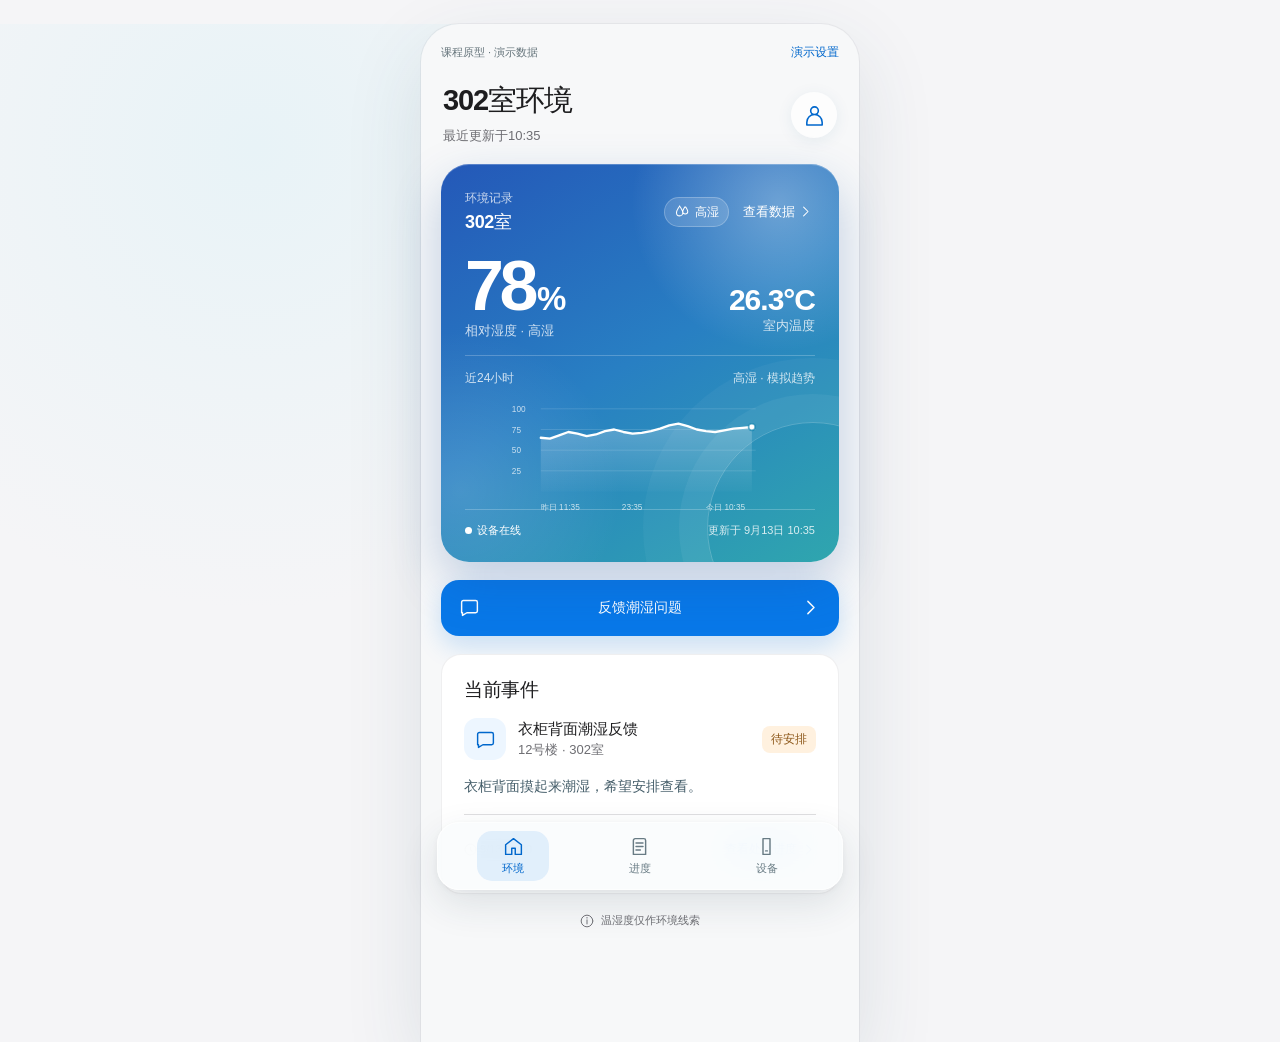
<file: index.html>
<!doctype html>
<html lang="zh-CN"><head><meta charset="utf-8"><meta name="viewport" content="width=device-width,initial-scale=1"><meta name="theme-color" content="#F5F5F7"><title>宿舍环境与维护 · 学生端</title><link rel="stylesheet" href="style.css"><link rel="stylesheet" href="style-v13.css"><script type="module" src="app.mjs"></script></head><body data-role="student"><a class="skip" href="#main">跳到主要内容</a><div id="app"></div><div id="toast" role="status" aria-live="polite"></div><dialog id="dialog"></dialog></body></html>
</file>
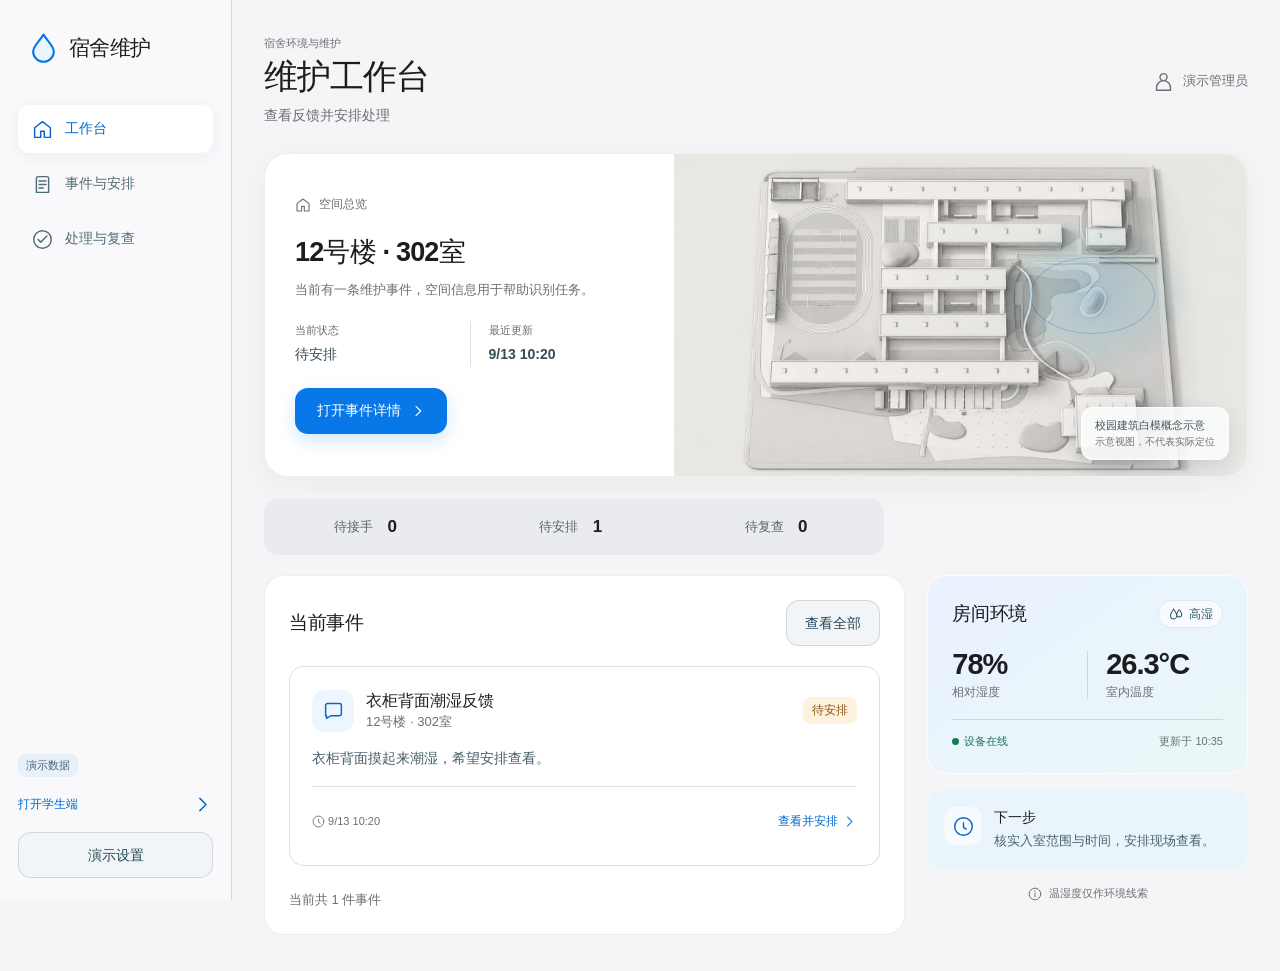
<file: admin.html>
<!doctype html>
<html lang="zh-CN"><head><meta charset="utf-8"><meta name="viewport" content="width=device-width,initial-scale=1"><meta name="theme-color" content="#F5F5F7"><title>宿舍环境与维护 · 管理端</title><link rel="stylesheet" href="style.css"><link rel="stylesheet" href="style-v13.css"><script type="module" src="app.mjs"></script></head><body data-role="admin"><a class="skip" href="#main">跳到主要内容</a><div id="app"></div><div id="toast" role="status" aria-live="polite"></div><dialog id="dialog"></dialog></body></html>
</file>
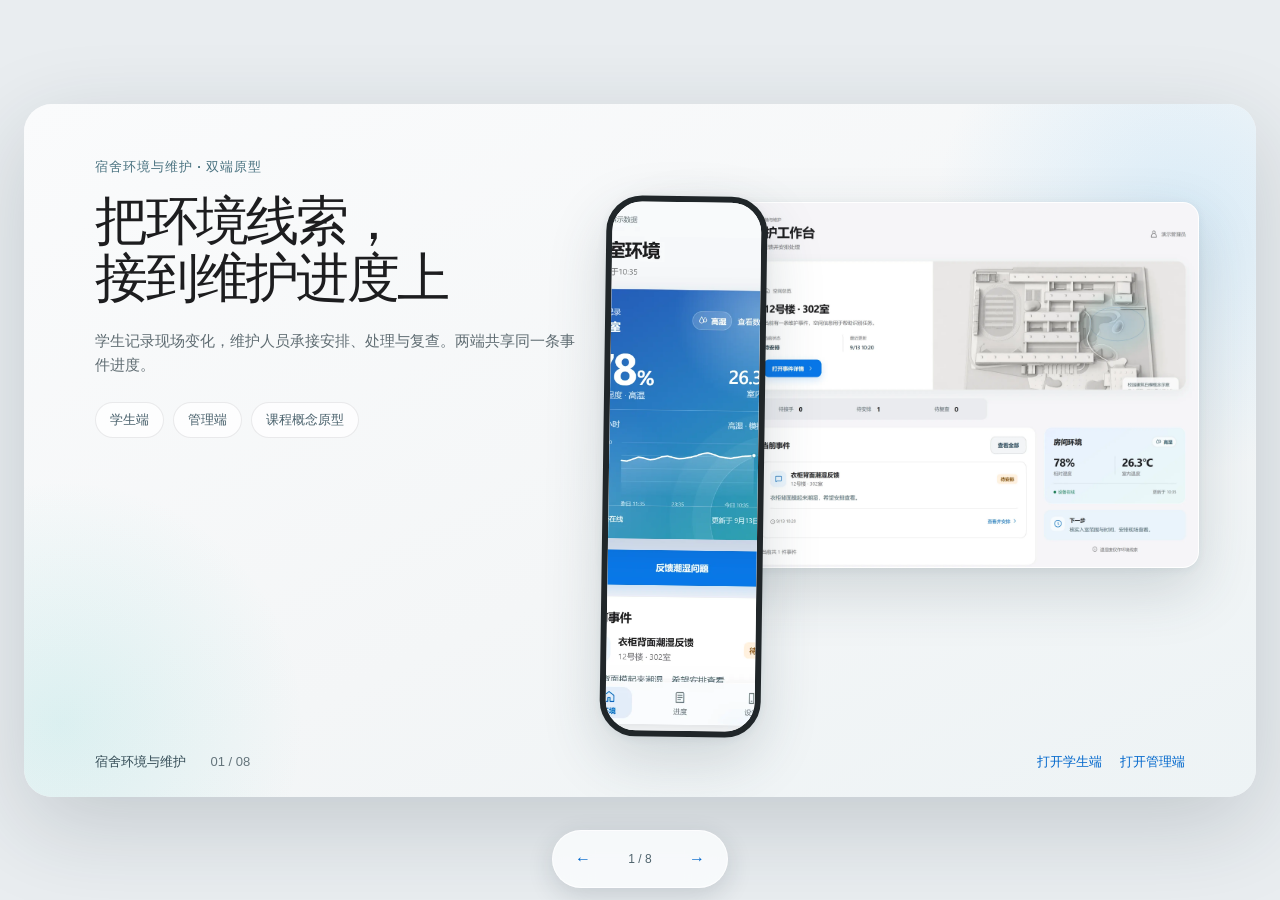
<file: showcase.html>
<!doctype html>
<html lang="zh-CN"><head><meta charset="utf-8"><meta name="viewport" content="width=device-width,initial-scale=1"><meta name="theme-color" content="#F5F5F7"><meta name="description" content="宿舍环境与维护双端产品介绍：查看环境、反馈情况、安排维护与复查闭环。"><title>宿舍环境与维护 · 产品介绍</title><link rel="stylesheet" href="showcase.css"><script type="module" src="showcase.mjs"></script></head><body><a class="skip" href="#scene">跳到场景内容</a><p class="orientation-hint">横屏查看更清楚</p><main class="showcase-frame" id="scene" tabindex="-1" aria-live="polite"></main><nav class="viewer-controls" aria-label="场景切换"><button type="button" data-go="prev" aria-label="上一页">←</button><span id="scene-count">1 / 8</span><button type="button" data-go="next" aria-label="下一页">→</button></nav><noscript>请启用 JavaScript 查看产品介绍。</noscript></body></html>
</file>
<file: style.css>
:root{--canvas:#f5f5f7;--surface:#fff;--surface-soft:#f2f4f6;--ink:#1d1d1f;--muted:#6e6e73;--blue:#0878e8;--blue-dark:#0067cc;--aqua:#21bebb;--building:#ecebe7;--space-canvas:#eef1f3;--space-accent:#69bdf4;--building-shadow:rgba(63,72,82,.14);--line:rgba(60,60,67,.16);--success:#187a52;--warning:#9a5b16;--danger:#a7352f;--shadow-float:0 14px 38px rgba(31,58,76,.12),0 2px 8px rgba(31,58,76,.05);--shadow-soft:0 8px 28px rgba(31,58,76,.07);font-family:-apple-system,BlinkMacSystemFont,"Segoe UI","PingFang SC","Microsoft YaHei",sans-serif;color:var(--ink);background:var(--canvas);font-synthesis:none}
*{box-sizing:border-box}html{background:var(--canvas)}body{margin:0;background:var(--canvas);color:var(--ink);font-size:16px}button,input,textarea,select{font:inherit}button,a,input,select,textarea{-webkit-tap-highlight-color:transparent}button,a{touch-action:manipulation}button{cursor:pointer;border:0}a{color:var(--blue-dark);text-decoration:none}h1,h2,h3,p{margin:0}h1{font-size:30px;line-height:1.17;letter-spacing:-1.1px;font-weight:700}h2{font-size:19px;line-height:1.35;letter-spacing:-.35px}h3{font-size:16px;line-height:1.45}p{line-height:1.65}svg{display:block}.icon{width:21px;height:21px;flex-shrink:0;display:inline-block;vertical-align:middle}.small{font-size:13px;line-height:1.55;color:var(--muted)}.muted{color:var(--muted)}button:disabled{opacity:.42;cursor:not-allowed}:focus-visible{outline:3px solid rgba(0,103,204,.8);outline-offset:3px}main:focus:not(:focus-visible){outline:none}button,a{transition:background-color .16s ease,color .16s ease,box-shadow .16s ease,opacity .16s ease}button:active,.primary:active{opacity:.78}
.panel{padding:24px;border-radius:20px;background:var(--surface);border:1px solid rgba(60,60,67,.08);min-width:0}.section-top{display:flex;align-items:center;justify-content:space-between;gap:16px;margin-bottom:20px}.section-top h2{flex:1}.page-head{display:flex;align-items:center;justify-content:space-between;gap:16px;margin-bottom:24px}.page-head p{margin-top:7px;font-size:14px;color:var(--muted)}.eyebrow{font-size:12px;color:var(--muted);margin-bottom:7px}.avatar{width:46px;height:46px;border-radius:50%;color:var(--blue-dark);background:rgba(255,255,255,.74);box-shadow:0 3px 16px rgba(28,90,130,.08);flex-shrink:0}.avatar .icon{width:23px;height:23px}.demo-label{display:inline-flex;width:fit-content;padding:4px 8px;border-radius:7px;background:rgba(8,120,232,.07);color:#49636f;font-size:11px}
.student-shell{width:100%;max-width:438px;min-height:100dvh;margin:auto;padding:0 20px 112px;background:linear-gradient(180deg,#f7f9fa 0,var(--canvas) 45%)}.mobile-topline{height:56px;display:flex;align-items:center;justify-content:space-between}.mobile-topline .demo-label{padding:0;background:transparent;color:#65747b}.mobile-topline .text-button{font-size:12px}.student-shell main{display:grid;gap:18px}.student-shell .page-head{margin:4px 2px 0}.student-shell .page-head .eyebrow{display:none}.student-shell h1{font-size:29px}.student-shell .page-head p{font-size:13px}
.environment-hero{position:relative;isolation:isolate;overflow:hidden;min-height:375px;padding:24px;border-radius:28px;color:#fff;background:linear-gradient(150deg,#398fe3 0%,#3da9da 48%,#52c6c4 100%);box-shadow:0 20px 48px rgba(25,113,171,.22),inset 0 1px 0 rgba(255,255,255,.28)}.air-glow{position:absolute;z-index:-1;inset:0;pointer-events:none;background:radial-gradient(circle at 85% 10%,rgba(255,255,255,.34),transparent 30%),radial-gradient(circle at 5% 82%,rgba(215,255,255,.2),transparent 32%)}.air-glow:after{content:"";position:absolute;width:210px;height:210px;right:-80px;bottom:-72px;border:1px solid rgba(255,255,255,.22);border-radius:50%;box-shadow:0 0 0 28px rgba(255,255,255,.05),0 0 0 64px rgba(255,255,255,.035)}.hero-top,.hero-readings,.device-line{display:flex;align-items:center;justify-content:space-between;gap:12px}.hero-top h2{font-size:18px;margin-top:3px;color:#fff}.hero-label{font-size:12px;color:rgba(255,255,255,.76)}.hero-data-link{display:inline-flex;align-items:center;gap:3px;min-height:44px;padding:0 2px;background:transparent;color:#fff;font-size:13px}.hero-data-link .icon{width:15px;height:15px}.hero-readings{align-items:flex-end;margin-top:16px}.hero-readings>div>span,.hero-temperature span{display:block;margin-top:1px;color:rgba(255,255,255,.78);font-size:13px}.humidity{font-size:70px;line-height:1;font-weight:650;letter-spacing:-4.5px;font-variant-numeric:tabular-nums}.humidity span{display:inline;font-size:33px;letter-spacing:-1.5px;margin-left:3px}.hero-temperature{text-align:right;padding-bottom:5px}.hero-temperature strong{display:block;font-size:30px;line-height:1.1;letter-spacing:-1px;font-weight:600;font-variant-numeric:tabular-nums}.hero-trend{margin-top:15px;padding-top:14px;border-top:1px solid rgba(255,255,255,.22)}.chart-caption{display:flex;justify-content:space-between;gap:12px;margin-bottom:2px;color:var(--muted);font-size:12px}.hero-trend .chart-caption{color:rgba(255,255,255,.78)}.trend-graphic{width:100%;height:auto;overflow:visible}.trend-graphic text{font-size:10px;fill:var(--muted)}.trend-graphic .chart-grid{stroke:#e5e7eb}.trend-graphic .chart-line{stroke:var(--blue)}.trend-graphic .chart-point{fill:var(--blue);stroke:#fff}.hero-graph{height:124px;margin-bottom:-4px}.hero-graph text{fill:rgba(255,255,255,.74)}.hero-graph .chart-grid{stroke:rgba(255,255,255,.16)}.hero-graph .chart-line{stroke:#fff}.hero-graph .chart-point{fill:#fff;stroke:rgba(14,129,174,.65)}.environment-hero>.device-line{padding-top:13px;border-top:1px solid rgba(255,255,255,.22);font-size:11px;color:rgba(255,255,255,.82)}.environment-hero .online,.environment-hero .offline,.environment-hero .muted{color:#fff}.online{color:var(--success)}.offline{color:var(--warning)}.device-line i{display:inline-block;width:7px;height:7px;margin-right:5px;border-radius:50%;background:currentColor}.hero-notice{margin-top:10px;padding:10px 12px;border-radius:12px;background:rgba(10,57,91,.22);font-size:12px;color:#fff}.hero-empty{display:grid;place-items:center;height:116px;color:rgba(255,255,255,.82);font-size:13px}
.primary,.secondary{min-height:46px;display:inline-flex;align-items:center;justify-content:center;gap:9px;padding:11px 18px;border-radius:13px;font-size:14px;font-weight:600;line-height:1.5;text-align:center}.primary{color:#fff;background:var(--blue);box-shadow:0 7px 18px rgba(8,120,232,.18)}.primary:hover{color:#fff;background:var(--blue-dark)}.secondary{color:#274657;background:#f2f5f7;border:1px solid var(--line)}.text-button{min-height:44px;display:inline-flex;align-items:center;justify-content:center;gap:4px;padding:3px 0;color:var(--blue-dark);background:transparent;font-size:13px;font-weight:500}.text-button .icon{width:16px;height:16px}.full{width:100%}.feedback-cta{min-height:56px;justify-content:space-between;border-radius:18px;box-shadow:0 10px 26px rgba(8,120,232,.2)}.feedback-cta>.icon:first-child{margin-right:0}
.current-event{padding:22px}.current-event .section-top{margin-bottom:16px}.event-card{min-width:0}.event-heading{display:flex;align-items:center;gap:12px}.event-heading>div{flex:1;min-width:0}.event-heading h3{font-size:15px;overflow-wrap:anywhere}.icon-tile{display:flex;align-items:center;justify-content:center;width:42px;height:42px;border-radius:13px;color:var(--blue-dark);background:#edf6ff;flex-shrink:0}.badge{display:inline-flex;align-items:center;width:fit-content;white-space:nowrap;padding:5px 9px;border-radius:8px;font-size:12px;font-weight:550;background:#ebf3fb;color:#245f97}.badge.pending{background:#fff1df;color:#8b5516}.badge.review{background:#e8f5f0;color:#236c58}.badge.closed{background:#edf0f2;color:#4e606a}.badge.working,.badge.scheduled{background:#eaf3ff;color:#235e9e}.event-description{margin-top:15px;color:#445d69;font-size:14px;line-height:1.7;overflow-wrap:anywhere}.event-bottom{display:flex;align-items:center;flex-wrap:wrap;gap:4px;margin-top:15px;padding-top:12px;border-top:1px solid var(--line)}.event-bottom>.small{flex:1;font-size:11px}.event-bottom>.small>.icon{width:13px;height:13px}.event-bottom>.icon{width:15px;height:15px;color:var(--blue-dark)}.event-bottom .text-button{font-size:12px}.footnote{display:flex;align-items:center;justify-content:center;gap:7px;color:var(--muted);font-size:11px;line-height:1.6}.footnote>.icon{width:14px;height:14px}
.bottom-nav{position:fixed;bottom:10px;left:50%;transform:translateX(-50%);width:min(406px,calc(100% - 24px));display:flex;justify-content:space-around;padding:8px max(12px,env(safe-area-inset-right)) max(8px,env(safe-area-inset-bottom)) max(12px,env(safe-area-inset-left));border:1px solid rgba(255,255,255,.7);border-radius:22px;background:rgba(250,252,253,.84);box-shadow:var(--shadow-float);backdrop-filter:blur(18px) saturate(150%);-webkit-backdrop-filter:blur(18px) saturate(150%);z-index:10}.bottom-nav>a,.bottom-nav>button{display:flex;flex-direction:column;align-items:center;justify-content:center;gap:4px;min-height:50px;min-width:72px;border-radius:15px;background:transparent;color:#687b84;font-size:11px}.bottom-nav .active{color:var(--blue-dark);background:rgba(8,120,232,.1);font-weight:600}.bottom-nav .icon{width:21px;height:21px}
.form-stack{display:grid;gap:20px}.grouped-form{padding:0;overflow:hidden}.grouped-form>.form-error,.grouped-form>.room-label,.grouped-form>.primary,.grouped-form>.privacy-note{margin-left:22px;margin-right:22px}.grouped-form>.room-label{margin-top:22px}.grouped-form>.primary{width:calc(100% - 44px);margin-top:22px}.form-group{display:grid;gap:18px;padding:24px 22px;border-top:1px solid var(--line)}.form-group:first-of-type{margin-top:22px}.form-group h2{font-size:17px}.field{display:block;color:#243b45;font-size:14px;font-weight:600;line-height:1.55}.field input,.field select,.field textarea{display:block;width:100%;min-height:48px;margin-top:8px;padding:13px 14px;border:1px solid rgba(60,60,67,.24);border-radius:11px;background:#f8f9fa;color:var(--ink);font-size:16px;outline-offset:2px}.field textarea{min-height:112px;resize:vertical;line-height:1.55}.field .small{font-weight:400}.field input[type=file]{font-size:12px;padding:10px}.required{color:var(--danger)}.check-row{display:flex;align-items:flex-start;gap:11px;font-size:14px;line-height:1.6}.check-row input{width:21px;height:21px;flex-shrink:0;accent-color:var(--blue);margin:1px 0}.room-label{display:flex;align-items:center;gap:10px;padding:13px 14px;border-radius:12px;background:#f0f6fa;color:#36515e;font-size:14px}.notice{padding:14px 15px;border-radius:13px;background:#eef4f7;color:#435d68;font-size:13px;line-height:1.65;overflow-wrap:anywhere}.notice .icon{width:17px;height:17px;margin-right:6px}.privacy-note{padding:18px 0 22px;color:var(--muted);font-size:12px;text-align:center}.form-error{color:var(--danger);font-size:14px}.form-error:empty{display:none}.status-card>p{margin:14px 0;overflow-wrap:anywhere}.status-card .notice{margin-top:16px}.progress-next{margin:18px 0 0}.timeline{list-style:none;padding:0;margin:20px 0 0}.timeline li{position:relative;margin-left:7px;padding:0 0 23px 23px;border-left:1px solid #d3dfe5}.timeline li:last-child{padding-bottom:0;border-left-color:transparent}.timeline-dot{position:absolute;left:-5px;top:5px;width:9px;height:9px;border:2px solid #fff;border-radius:50%;background:#c4d7e1;box-shadow:0 0 0 1px #c4d7e1}.timeline .latest .timeline-dot{background:var(--blue);box-shadow:0 0 0 4px #e3f1ff}.timeline p{margin-top:6px;font-size:14px;line-height:1.7;overflow-wrap:anywhere;white-space:pre-wrap}.timeline .small{font-size:11px}.history-panel .section-top{margin-bottom:0}.history-details{margin-top:18px;padding-top:4px;border-top:1px solid var(--line)}.history-details>.timeline{padding:4px 0 0}.button-row{display:flex;gap:10px;flex-wrap:wrap}.button-row>*{flex:1}.attachment{display:block;width:100%;max-height:300px;object-fit:contain;margin:10px 0;border-radius:12px;background:#eef2f4}.empty-state{text-align:center;padding:42px 10px}.empty-state>.icon{width:38px;height:38px;margin-bottom:16px;color:#8baab9}.empty-state p{margin:11px 0 20px;color:var(--muted);font-size:14px}.empty-inline{padding:32px;text-align:center;color:var(--muted)}.spaced-title{margin-top:28px}details{margin-top:16px;font-size:14px}summary{min-height:44px;padding:12px 0;color:var(--blue-dark);cursor:pointer}details p{margin:10px 0}.quote{margin:0 0 20px;padding:18px 0;color:#36515e;font-size:16px;white-space:pre-wrap;overflow-wrap:anywhere}dl{display:grid;grid-template-columns:100px 1fr;gap:16px;margin:20px 0;font-size:14px;line-height:1.65}dt{color:var(--muted)}dd{margin:0;overflow-wrap:anywhere;white-space:pre-wrap}
.admin-shell{display:grid;grid-template-columns:232px 1fr;min-height:100dvh;background:var(--canvas)}.sidebar{position:sticky;top:0;height:100dvh;display:flex;flex-direction:column;padding:32px 18px 22px;border-right:1px solid var(--line);background:rgba(250,250,252,.88);backdrop-filter:blur(20px);-webkit-backdrop-filter:blur(20px)}.brand{display:flex;align-items:center;gap:10px;padding:0 10px;color:var(--ink);font-size:21px;font-weight:700;letter-spacing:-.6px}.brand>.icon{width:31px;height:31px;color:var(--blue);fill:#eaf5ff}.sidebar nav{display:grid;gap:7px;margin-top:42px}.sidebar nav a{display:flex;align-items:center;gap:12px;min-height:48px;padding:11px 14px;border-radius:12px;color:#536b76;font-size:14px}.sidebar nav .active{background:#fff;color:var(--blue-dark);box-shadow:0 3px 14px rgba(28,69,91,.07);font-weight:600}.sidebar-bottom{display:grid;gap:17px;margin-top:auto}.sidebar-bottom>a{display:flex;align-items:center;justify-content:space-between;font-size:12px}.admin-shell .page-area{min-width:0;padding:36px 40px 32px}.admin-shell .page-head{margin-bottom:26px}.admin-shell h1{font-size:34px}.admin-shell .eyebrow{font-size:11px;margin-bottom:6px}.admin-identity{display:flex;align-items:center;gap:9px;color:var(--muted);font-size:13px}
.queue-tabs{width:min(620px,100%);display:grid;grid-template-columns:repeat(3,1fr);gap:4px;margin-bottom:20px;padding:4px;border-radius:14px;background:#e9ebee}.queue{min-height:48px;display:flex;align-items:center;justify-content:center;gap:8px;padding:8px 14px;border-radius:11px;background:transparent;color:#59676e;font-size:13px}.queue .icon-tile{display:none}.queue strong{min-width:22px;color:var(--ink);font-size:17px;font-weight:650;font-variant-numeric:tabular-nums}.queue.selected{background:#fff;color:var(--blue-dark);box-shadow:0 2px 8px rgba(25,50,67,.1);font-weight:600}.work-grid{display:grid;grid-template-columns:minmax(0,1.65fr) minmax(330px,.75fr);gap:20px;align-items:start}.work-list{display:flex;flex-direction:column}.work-list .event-card{padding:22px;border:1px solid var(--line);border-radius:15px;background:#fff}.work-list .event-heading h3{font-size:16px}.list-tail{margin-top:24px;padding:0;text-align:left;color:var(--muted)}.context{display:grid;gap:16px;align-content:start;min-width:0}.compact .section-top{margin-bottom:18px}.admin-shell .environment.compact{background:linear-gradient(145deg,#edf7ff 0%,#f4fbfa 100%);border-color:rgba(255,255,255,.78)}.compact-readings{display:grid;grid-template-columns:1fr 1px 1fr;align-items:center;gap:18px;padding:2px 0 18px}.compact-readings>i{display:block;width:1px;height:48px;background:var(--line)}.compact-readings>div{display:grid;gap:3px}.compact-readings strong{font-size:29px;letter-spacing:-1px;font-weight:650;font-variant-numeric:tabular-nums}.compact-readings span{color:var(--muted);font-size:12px}.compact .device-line{padding-top:14px;border-top:1px solid var(--line);color:var(--muted);font-size:11px}.trend .section-top{margin-bottom:5px}.trend .trend-graphic{margin-top:2px}.next-step{display:flex;gap:12px;padding:17px;border-radius:16px;background:#eaf4fb}.next-step p{margin-top:3px;color:#4a6470;font-size:13px}.next-step h3{font-size:14px}.next-step .icon-tile{width:38px;height:38px;border-radius:12px;background:rgba(255,255,255,.65)}.detail-grid{display:grid;grid-template-columns:minmax(0,1.25fr) minmax(320px,.75fr);gap:20px;align-items:start}.detail-grid>.context{position:sticky;top:24px}.feedback-title{margin-top:24px;font-size:23px}.context>.panel>p{margin-top:12px}
.campus-overview{display:grid;grid-template-columns:minmax(330px,.78fr) minmax(470px,1.22fr);min-height:304px;margin-bottom:22px;overflow:hidden;border:1px solid rgba(60,60,67,.08);border-radius:24px;background:var(--surface);box-shadow:0 9px 30px rgba(42,64,78,.055)}.campus-copy{display:flex;flex-direction:column;justify-content:center;gap:21px;padding:28px 30px}.space-kicker{display:flex;align-items:center;gap:8px;color:var(--muted);font-size:12px}.space-kicker .icon{width:16px;height:16px}.campus-copy h2{font-size:27px;letter-spacing:-.8px}.campus-copy>div>p{max-width:420px;margin-top:8px;color:var(--muted);font-size:13px}.space-meta{display:grid;grid-template-columns:repeat(2,minmax(0,1fr));gap:0;margin:0}.space-meta>div{padding-right:18px}.space-meta>div+div{padding-left:18px;border-left:1px solid var(--line)}.space-meta dt{font-size:11px}.space-meta dd{margin-top:4px;color:#364b55;font-size:14px;font-weight:600}.space-action{width:fit-content;min-width:152px}.space-action .icon{width:16px;height:16px}.campus-visual{position:relative;isolation:isolate;min-height:304px;margin:0;overflow:hidden;background:linear-gradient(145deg,#f7f8f7,var(--space-canvas))}.campus-visual:before{content:"";position:absolute;z-index:-1;inset:0;background:linear-gradient(120deg,rgba(255,255,255,.45),transparent 60%)}.campus-visual.asset-missing:after{content:"建筑示意图暂未载入";position:absolute;inset:0;display:grid;place-items:center;color:var(--muted);font-size:13px}.campus-image{width:100%;height:100%;min-height:304px;display:block;object-fit:cover;object-position:52% 48%;filter:saturate(.72) contrast(.98);transform:scale(1.025)}.campus-focus{position:absolute;right:10%;top:20%;width:34%;height:48%;border-radius:50%;background:radial-gradient(ellipse,rgba(105,189,244,.32),rgba(33,190,187,.09) 50%,transparent 72%);mix-blend-mode:multiply;pointer-events:none}.campus-focus:after{content:"";position:absolute;inset:25% 18%;border:1px solid rgba(8,120,232,.25);border-radius:50%}.campus-visual figcaption{position:absolute;right:18px;bottom:16px;display:grid;gap:2px;max-width:250px;padding:10px 13px;border:1px solid rgba(255,255,255,.72);border-radius:12px;background:rgba(250,251,251,.91);box-shadow:0 5px 18px var(--building-shadow);color:#42565f;font-size:11px}.campus-visual figcaption small{color:var(--muted);font-size:10px}.phase-panel{margin-bottom:20px;padding:17px 22px 15px;border:1px solid rgba(60,60,67,.08);border-radius:18px;background:var(--surface)}.phase-summary{display:flex;align-items:center;justify-content:space-between;gap:16px;margin-bottom:14px;color:var(--muted);font-size:12px}.phase-summary strong{color:var(--blue-dark);font-size:12px}.phase-rail{display:grid;grid-template-columns:repeat(4,minmax(0,1fr));list-style:none;margin:0;padding:0}.phase-rail li{position:relative;display:grid;justify-items:center;gap:6px;min-width:0;color:#88949a;font-size:12px;line-height:1.3;text-align:center}.phase-rail li:after{content:"";position:absolute;z-index:0;top:15px;left:calc(50% + 20px);width:calc(100% - 40px);height:1px;background:#d9e0e4}.phase-rail li:last-child:after{display:none}.phase-mark{position:relative;z-index:1;display:grid;place-items:center;width:31px;height:31px;border:1px solid #d5dde1;border-radius:50%;background:#fff;color:#82939b}.phase-mark .icon{width:15px;height:15px}.phase-rail .complete,.phase-rail .current{color:#305766;font-weight:600}.phase-rail .complete .phase-mark{border-color:#9accca;background:#e9f8f5;color:#168477}.phase-rail .complete:after{background:linear-gradient(90deg,#77c9c4,#8bbfe5)}.phase-rail .current .phase-mark{border-color:var(--blue);background:var(--blue);box-shadow:0 0 0 4px rgba(8,120,232,.1);color:#fff}
#toast{position:fixed;bottom:94px;left:50%;z-index:40;max-width:min(90vw,520px);width:max-content;padding:12px 18px;border:1px solid rgba(255,255,255,.16);border-radius:15px;background:rgba(29,29,31,.9);box-shadow:var(--shadow-float);backdrop-filter:blur(14px);-webkit-backdrop-filter:blur(14px);color:#fff;font-size:13px;line-height:1.6;opacity:0;pointer-events:none;transform:translateX(-50%) translateY(10px);transition:opacity .15s ease,transform .15s ease}#toast.visible{opacity:1;transform:translateX(-50%) translateY(0)}dialog{width:min(520px,calc(100vw - 32px));max-height:85dvh;padding:24px;border:1px solid rgba(255,255,255,.66);border-radius:24px;background:rgba(250,251,252,.94);box-shadow:0 26px 80px rgba(25,45,58,.28);color:var(--ink);backdrop-filter:blur(22px);-webkit-backdrop-filter:blur(22px)}dialog::backdrop{background:rgba(18,38,50,.34);backdrop-filter:blur(3px)}.dialog-head{display:flex;align-items:center;justify-content:space-between;gap:12px;margin-bottom:24px}dialog .field{margin:20px 0}dialog .compact{margin-bottom:16px}dialog table{width:100%;border-collapse:collapse;font-size:13px}td,th{padding:10px 4px;border-bottom:1px solid var(--line);text-align:left;font-variant-numeric:tabular-nums}hr{margin:24px 0;border:0;border-top:1px solid var(--line)}.skip{position:fixed;top:-100px;left:20px;z-index:99;padding:12px;border-radius:10px;background:#fff}.skip:focus{top:10px}.skip:not(:focus){opacity:0;pointer-events:none}#sync-banner:not(:empty){margin-bottom:18px}input::placeholder,textarea::placeholder{color:#7b858b;font-size:14px}input,textarea,select,button,a{scroll-margin-top:24px;scroll-margin-bottom:112px}
@supports not ((backdrop-filter:blur(1px)) or (-webkit-backdrop-filter:blur(1px))){.bottom-nav,.sidebar,dialog{background:#fbfcfd}}
@media(min-width:650px){body[data-role=student]{background:radial-gradient(circle at 20% 12%,#e8f3f7,transparent 34%),var(--canvas)}.student-shell{margin:24px auto 0;border-radius:38px 38px 0 0;box-shadow:0 0 0 1px rgba(60,60,67,.06),0 28px 80px rgba(45,74,90,.12);background:#f7f8f9}}
@media(max-width:1100px){.admin-shell{grid-template-columns:196px 1fr}.admin-shell .page-area{padding:30px 24px}.brand{font-size:19px}.campus-overview{grid-template-columns:1fr}.campus-copy{display:grid;grid-template-columns:minmax(240px,1fr) minmax(250px,.72fr);align-items:center}.space-kicker{grid-column:1/-1}.campus-copy .space-meta{grid-column:2;grid-row:2}.campus-copy .space-action{grid-column:2;grid-row:3}.campus-visual,.campus-image{min-height:240px}.work-grid{grid-template-columns:1fr}.work-list{min-height:380px}.work-grid>.context{grid-template-columns:1fr 1fr}.work-grid>.context>.footnote{grid-column:1/-1}.detail-grid{grid-template-columns:1fr}.detail-grid>.context{position:static;grid-template-columns:1fr 1fr}}
@media(max-width:720px){.admin-shell{display:block}.sidebar{position:static;height:auto;padding:18px 16px 12px;border-right:0;border-bottom:1px solid var(--line)}.brand{font-size:20px}.sidebar nav{display:flex;gap:6px;margin-top:18px}.sidebar nav a{flex:1;justify-content:center;min-height:46px;padding:8px;font-size:12px;gap:6px}.sidebar nav .icon{width:18px;height:18px}.sidebar-bottom{display:flex;align-items:center;justify-content:space-between;gap:12px;margin-top:14px}.sidebar-bottom .demo-label{display:none}.sidebar-bottom .secondary{padding:8px 10px;font-size:12px}.admin-shell .page-area{padding:22px 16px}.admin-shell h1{font-size:28px}.admin-identity{display:none}.campus-overview{border-radius:20px}.campus-copy{display:flex;align-items:stretch;padding:22px}.campus-copy h2{font-size:23px}.campus-visual,.campus-image{min-height:160px;max-height:160px}.campus-visual figcaption{right:10px;bottom:10px;padding:7px 10px}.queue-tabs{width:100%}.queue{padding:8px 7px;font-size:12px}.queue strong{font-size:15px}.work-grid>.context,.detail-grid>.context{grid-template-columns:1fr}.panel{padding:20px}.work-list .event-card{padding:18px 14px}.detail-grid{display:block}.detail-grid>.context,.detail-grid>section{margin-bottom:18px}.detail-grid>.context{margin-top:18px}.page-head{gap:8px}.field input[type=datetime-local]{min-width:0;width:100%}}
@media(max-width:365px){.student-shell{padding-left:16px;padding-right:16px}.student-shell h1{font-size:27px}.environment-hero{padding:20px;border-radius:24px}.humidity{font-size:62px}.hero-temperature strong{font-size:27px}.event-heading .icon-tile{display:none}.sidebar nav .icon{display:none}.device-line{flex-wrap:wrap}dl{grid-template-columns:82px 1fr}.button-row{flex-direction:column}.phase-panel{padding-left:12px;padding-right:12px}.phase-rail li{font-size:11px}.phase-rail li:after{left:calc(50% + 17px);width:calc(100% - 34px)}.phase-mark{width:29px;height:29px}}
@media(prefers-reduced-motion:reduce){*{transition:none!important;scroll-behavior:auto!important}}
.field input[type=file]{padding:7px 8px;color:var(--muted);font-size:12px;background:#f8f9fa}.field input[type=file]::file-selector-button{min-height:36px;margin-right:12px;padding:8px 13px;border:0;border-radius:9px;background:#e7f2fb;color:var(--blue-dark);font:600 13px/1.2 inherit;cursor:pointer}.field input[type=file]::file-selector-button:hover{background:#dcecf8}
</file>
<file: style-v13.css>
.environment-hero{--hero-ink:#fff;--hero-soft:rgba(255,255,255,.78);--hero-line:rgba(255,255,255,.22);--hero-glow:rgba(255,255,255,.32);color:var(--hero-ink)}
.environment-hero.mode-dry{--hero-ink:#3a3026;--hero-soft:rgba(58,48,38,.68);--hero-line:rgba(82,61,35,.16);--hero-glow:rgba(255,255,255,.48);background:linear-gradient(148deg,#f5d9aa 0%,#eac38a 50%,#f7e8cd 100%);box-shadow:0 20px 48px rgba(151,105,50,.16),inset 0 1px 0 rgba(255,255,255,.5)}
.environment-hero.mode-comfortable{--hero-ink:#123c55;--hero-soft:rgba(18,60,85,.66);--hero-line:rgba(23,91,112,.15);--hero-glow:rgba(255,255,255,.5);background:linear-gradient(148deg,#bde0f8 0%,#afe5e0 52%,#e6f3ec 100%);box-shadow:0 20px 48px rgba(46,130,159,.15),inset 0 1px 0 rgba(255,255,255,.5)}
.environment-hero.mode-humid{background:linear-gradient(150deg,#398fe3 0%,#3da9da 48%,#52c6c4 100%)}
.environment-hero.mode-high{background:linear-gradient(150deg,#2458b8 0%,#287fc3 49%,#2fa6ae 100%);box-shadow:0 20px 48px rgba(27,79,154,.25),inset 0 1px 0 rgba(255,255,255,.24)}
.environment-hero .air-glow{background:radial-gradient(circle at 85% 10%,var(--hero-glow),transparent 30%),radial-gradient(circle at 5% 82%,rgba(255,255,255,.14),transparent 32%)}
.hero-actions{display:flex;align-items:center;gap:12px}
.environment-state{display:inline-flex;align-items:center;gap:6px;min-height:30px;padding:5px 9px;border:1px solid rgba(255,255,255,.24);border-radius:999px;background:rgba(255,255,255,.14);color:inherit;font-size:12px;font-weight:650;line-height:1}
.environment-state .icon{width:15px;height:15px}
.environment-hero.mode-dry .environment-state,.environment-hero.mode-comfortable .environment-state{border-color:rgba(34,73,88,.12);background:rgba(255,255,255,.38)}
.environment-hero.mode-dry .hero-top h2,.environment-hero.mode-comfortable .hero-top h2,.environment-hero.mode-dry .hero-data-link,.environment-hero.mode-comfortable .hero-data-link,.environment-hero.mode-dry .online,.environment-hero.mode-comfortable .online,.environment-hero.mode-dry .offline,.environment-hero.mode-comfortable .offline,.environment-hero.mode-dry .muted{color:var(--hero-ink)}
.environment-hero.mode-dry .hero-label,.environment-hero.mode-comfortable .hero-label,.environment-hero.mode-dry .hero-readings>div>span,.environment-hero.mode-comfortable .hero-readings>div>span,.environment-hero.mode-dry .hero-temperature span,.environment-hero.mode-comfortable .hero-temperature span,.environment-hero.mode-dry .hero-trend .chart-caption,.environment-hero.mode-comfortable .hero-trend .chart-caption,.environment-hero.mode-dry>.device-line,.environment-hero.mode-comfortable>.device-line{color:var(--hero-soft)}
.environment-hero.mode-dry .hero-trend,.environment-hero.mode-comfortable .hero-trend,.environment-hero.mode-dry>.device-line,.environment-hero.mode-comfortable>.device-line{border-color:var(--hero-line)}
.environment-hero.mode-dry .hero-graph text,.environment-hero.mode-comfortable .hero-graph text{fill:var(--hero-soft)}
.environment-hero.mode-dry .hero-graph .chart-grid,.environment-hero.mode-comfortable .hero-graph .chart-grid{stroke:var(--hero-line)}
.environment-hero.mode-dry .hero-graph .chart-line,.environment-hero.mode-comfortable .hero-graph .chart-line{stroke:var(--hero-ink)}
.environment-hero.mode-dry .hero-graph .chart-point,.environment-hero.mode-comfortable .hero-graph .chart-point{fill:var(--hero-ink);stroke:rgba(255,255,255,.7)}
.environment-hero.mode-dry .hero-notice,.environment-hero.mode-comfortable .hero-notice{background:rgba(255,255,255,.36);color:var(--hero-ink)}
.environment.compact .environment-state{min-height:28px;border-color:rgba(37,83,103,.1);background:rgba(255,255,255,.62);color:#315968}
.environment.compact.mode-dry{background:linear-gradient(145deg,#fbf2e3,#f8e7cd)}
.environment.compact.mode-comfortable{background:linear-gradient(145deg,#edf8ff,#edf9f5)}
.environment.compact.mode-humid{background:linear-gradient(145deg,#e8f5ff,#edf9f7)}
.environment.compact.mode-high{background:linear-gradient(145deg,#e9f1ff,#e9f8f7)}
.campus-visual figcaption{max-width:min(250px,calc(100% - 24px));overflow-wrap:anywhere}
.admin-shell .page-area main,.admin-shell #sync-banner{width:min(100%,1480px);margin-inline:auto}
@media(min-width:1280px){.admin-shell .page-area{padding:36px 32px}.campus-overview{grid-template-columns:minmax(0,5fr) minmax(0,7fr);min-height:300px;max-height:340px}.campus-copy{padding:28px 30px}.campus-visual,.campus-image{height:100%;min-height:300px}.work-grid{grid-template-columns:minmax(0,8fr) minmax(300px,4fr);gap:22px}.detail-grid{grid-template-columns:minmax(0,8fr) minmax(340px,4fr);gap:22px}}
@media(min-width:1728px){.admin-shell .page-area{padding-left:48px;padding-right:48px}.campus-copy{padding-left:36px;padding-right:36px}.work-grid,.detail-grid{gap:24px}}
@media(max-width:420px){.hero-actions{gap:7px}.environment-state{padding-inline:8px}.hero-data-link{font-size:12px}}
</file>
<file: showcase.css>
:root{font-family:-apple-system,BlinkMacSystemFont,"Segoe UI","PingFang SC","Microsoft YaHei",sans-serif;color:#1d1d1f;background:#e9edf0;font-synthesis:none}*{box-sizing:border-box}html,body{margin:0;min-height:100%;background:#e9edf0}body{display:grid;place-items:center;min-height:100dvh;padding:24px;overflow:hidden}button,a{-webkit-tap-highlight-color:transparent}button{font:inherit}.skip{position:fixed;top:-100px;left:20px;z-index:30;padding:12px;border-radius:10px;background:#fff;color:#0067cc}.skip:focus{top:12px}.orientation-hint{display:none}.showcase-frame{position:relative;width:min(100%,calc((100dvh - 48px)*1.77778));aspect-ratio:16/9;overflow:hidden;border-radius:28px;background:#f5f5f7;box-shadow:0 28px 90px rgba(29,43,54,.18)}.scene{position:absolute;inset:0;isolation:isolate;overflow:hidden;background:linear-gradient(155deg,#fafbfc 0%,#f4f6f7 58%,#edf3f5 100%)}.scene:before,.scene:after{content:"";position:absolute;z-index:-1;border-radius:50%;pointer-events:none}.scene:before{width:42%;aspect-ratio:1;right:-15%;top:-20%;background:radial-gradient(circle,rgba(105,189,244,.2),transparent 68%)}.scene:after{width:40%;aspect-ratio:1;left:-17%;bottom:-25%;background:radial-gradient(circle,rgba(33,190,187,.12),transparent 70%)}.scene-copy{position:absolute;z-index:3;left:5.8%;top:8%;width:39%}.scene-eyebrow{margin:0 0 17px;color:#48717f;font-size:clamp(12px,1vw,18px);font-weight:650;letter-spacing:.07em}.scene h1{margin:0;white-space:pre-line;color:#1d1d1f;font-size:clamp(38px,4.15vw,80px);line-height:1.07;letter-spacing:-.052em}.scene-desc{max-width:650px;margin:22px 0 0;color:#5f6c72;font-size:clamp(14px,1.15vw,22px);line-height:1.68}.scene-tags{display:flex;flex-wrap:wrap;gap:9px;margin-top:24px}.scene-tags span{padding:8px 14px;border:1px solid rgba(60,60,67,.1);border-radius:999px;background:rgba(255,255,255,.72);color:#49616c;font-size:13px}.scene-visual{position:absolute;z-index:2;left:47%;right:4.6%;top:7.5%;bottom:8.5%}.scene footer{position:absolute;z-index:8;left:5.8%;right:5.8%;bottom:3.7%;display:flex;align-items:center;gap:24px;color:#64747b;font-size:13px}.scene footer>span:first-child{font-weight:650;color:#334b55}.scene footer nav{display:flex;gap:18px;margin-left:auto}.scene footer a{color:#0067cc;text-decoration:none}.scene-number{font-variant-numeric:tabular-nums}.device{position:absolute;margin:0;overflow:hidden;border:1px solid rgba(255,255,255,.9);background:#fff;box-shadow:0 22px 58px rgba(42,65,78,.18),0 2px 8px rgba(42,65,78,.07)}.device .product-shot,.crop .product-shot,.detail-crop .product-shot,.mode-crop .product-shot{display:block;width:100%;height:100%;object-fit:cover;object-position:top}.desktop-device{border-radius:16px}.phone-device{border:6px solid #202629;border-radius:36px}.overview-stage,.desktop-stage,.closure-stage,.modes-stage,.phone-detail-stage{position:relative;width:100%;height:100%}.overview-stage .desktop-device{right:0;top:8%;width:92%;aspect-ratio:3/2}.overview-stage .phone-device{left:0;bottom:0;width:27%;height:93%;transform:rotate(.8deg)}
.scene-2 .scene-copy,.scene-3 .scene-copy,.scene-6 .scene-copy{width:42%}.scene-2 .scene-visual,.scene-3 .scene-visual,.scene-6 .scene-visual{left:49%;right:3.5%}.flow-stage{display:grid;grid-template-columns:1fr 28px 1fr 28px 1fr;align-items:center;height:100%}.flow-stage>i{color:#79a4b4;font-style:normal;font-size:22px;text-align:center}.flow-stage article{display:flex;flex-direction:column;height:69%;padding:15px;border:1px solid rgba(60,60,67,.08);border-radius:20px;background:rgba(255,255,255,.82);box-shadow:0 14px 38px rgba(51,75,89,.08)}.flow-stage article:nth-of-type(2){height:76%}.flow-stage b{color:#168a95;font-size:12px}.crop{height:66%;margin:12px 0 14px;overflow:hidden;border-radius:12px;background:#eef2f4}.crop-home img,.crop-feedback img{object-position:top}.crop-admin img{object-position:63% top}.flow-stage h3{margin:0;font-size:16px}.flow-stage p{margin:6px 0 0;color:#66757b;font-size:11px;line-height:1.45}
.modes-stage{display:grid;grid-template-columns:1fr 31%;gap:28px;align-items:center}.mode-grid{display:grid;grid-template-columns:repeat(2,1fr);gap:16px}.mode-tile{position:relative;min-height:210px;overflow:hidden;border:1px solid rgba(60,60,67,.07);border-radius:20px;background:#fff;box-shadow:0 12px 35px rgba(42,65,78,.09)}.mode-crop{position:absolute;inset:0}.mode-crop img{width:180%;object-position:top left}.mode-tile:after{content:"";position:absolute;inset:44% 0 0;background:linear-gradient(transparent,rgba(12,33,48,.8))}.mode-tile span,.mode-tile strong{position:absolute;z-index:2;left:17px;color:#fff}.mode-tile span{bottom:42px;font-size:13px}.mode-tile strong{bottom:13px;font-size:27px;line-height:1}.mode-phone{position:relative;width:100%;height:78%;justify-self:end}.phone-detail-stage{display:grid;grid-template-columns:30% 1fr 145px;gap:22px;align-items:center}.phone-detail-stage>.phone-device{position:relative;width:100%;height:92%}.detail-crop{height:61%;overflow:hidden;border:10px solid #fff;border-radius:24px;background:#fff;box-shadow:0 20px 52px rgba(42,65,78,.17)}.detail-crop img{width:150%;object-position:top center}.feedback-detail img{object-position:50% 22%}.progress-detail img{object-position:50% 16%}.phone-detail-stage aside{display:grid;gap:11px;padding-left:18px;border-left:1px solid rgba(60,60,67,.14);color:#5f6f76;font-size:13px}.phone-detail-stage aside b{margin-bottom:5px;color:#168a95;font-size:14px}.phone-detail-stage aside span{padding-bottom:10px;border-bottom:1px solid rgba(60,60,67,.09)}
.desktop-stage>.desktop-device{left:0;right:0;top:7%;width:100%;aspect-ratio:3/2}.desktop-stage>.desktop-device .product-shot{object-fit:contain}.desktop-caption{position:absolute;left:4%;right:4%;bottom:0;display:grid;grid-template-columns:repeat(3,1fr);overflow:hidden;border:1px solid rgba(60,60,67,.08);border-radius:16px;background:rgba(60,60,67,.08);box-shadow:0 12px 32px rgba(42,65,78,.1)}.desktop-caption span{display:grid;gap:5px;padding:14px 17px;background:rgba(255,255,255,.96);color:#607078;font-size:11px;line-height:1.4}.desktop-caption b{color:#223b46;font-size:12px}.detail-stage>.desktop-device{width:88%}.side-note{position:absolute;right:0;bottom:9%;width:29%;padding:22px;border:1px solid rgba(255,255,255,.8);border-radius:18px;background:rgba(247,250,251,.97);box-shadow:0 16px 42px rgba(42,65,78,.15)}.side-note span{color:#168a95;font-size:12px}.side-note strong{display:block;margin:8px 0 13px;font-size:23px;line-height:1.2}.side-note p{margin:0;color:#64747b;font-size:12px;line-height:1.6}.closure-stage .desktop-device{left:0;top:4%;width:92%;aspect-ratio:3/2}.closure-stage .phone-device{right:0;bottom:0;width:24%;height:70%;transform:rotate(.7deg)}.closure-line{position:absolute;left:4%;bottom:5%;display:flex;align-items:center;gap:12px;padding:14px 18px;border:1px solid rgba(255,255,255,.8);border-radius:15px;background:rgba(248,251,252,.96);box-shadow:0 12px 34px rgba(42,65,78,.13);color:#27434d;font-size:12px}.closure-line i{color:#168a95;font-style:normal}
.scene-6 h1,.scene-8 h1{font-size:clamp(36px,3.75vw,72px)}.scene-8 .scene-copy{width:41%}.desktop-stage>.desktop-device{left:0;right:0;top:7%;width:100%;aspect-ratio:3/2}.desktop-stage>.desktop-device .product-shot{object-fit:contain}.desktop-caption{position:absolute;left:4%;right:4%;bottom:0;display:grid;grid-template-columns:repeat(3,1fr);overflow:hidden;border:1px solid rgba(60,60,67,.08);border-radius:16px;background:rgba(60,60,67,.08);box-shadow:0 12px 32px rgba(42,65,78,.1)}.desktop-caption span{display:grid;gap:5px;padding:14px 17px;background:rgba(255,255,255,.96);color:#607078;font-size:11px;line-height:1.4}.desktop-caption b{color:#223b46;font-size:12px}.detail-stage>.desktop-device{width:88%}.side-note{position:absolute;right:0;bottom:9%;width:29%;padding:22px;border:1px solid rgba(255,255,255,.8);border-radius:18px;background:rgba(247,250,251,.97);box-shadow:0 16px 42px rgba(42,65,78,.15)}.side-note span{color:#168a95;font-size:12px}.side-note strong{display:block;margin:8px 0 13px;font-size:23px;line-height:1.2}.side-note p{margin:0;color:#64747b;font-size:12px;line-height:1.6}.closure-stage .desktop-device{left:0;top:4%;width:92%;aspect-ratio:3/2}.closure-stage .phone-device{right:0;bottom:0;width:24%;height:70%;transform:rotate(.7deg)}.closure-line{position:absolute;left:4%;bottom:5%;display:flex;align-items:center;gap:12px;padding:14px 18px;border:1px solid rgba(255,255,255,.8);border-radius:15px;background:rgba(248,251,252,.96);box-shadow:0 12px 34px rgba(42,65,78,.13);color:#27434d;font-size:12px}.closure-line i{color:#168a95;font-style:normal}
.viewer-controls{position:fixed;z-index:30;left:50%;bottom:12px;display:flex;align-items:center;gap:13px;padding:7px 9px;border:1px solid rgba(255,255,255,.72);border-radius:999px;background:rgba(250,252,253,.88);box-shadow:0 8px 26px rgba(34,51,61,.16);backdrop-filter:blur(18px);transform:translateX(-50%)}.viewer-controls button{display:grid;place-items:center;width:42px;height:42px;border:0;border-radius:50%;background:transparent;color:#0067cc;cursor:pointer}.viewer-controls button:hover{background:#e9f3fb}.viewer-controls span{min-width:46px;color:#50646d;font-size:12px;text-align:center}.export-mode{padding:0}.export-mode .showcase-frame{width:100vw;height:100vh;max-width:none;aspect-ratio:auto;border-radius:0;box-shadow:none}.export-mode .viewer-controls,.export-mode .orientation-hint{display:none}
@media(max-width:760px){body{padding:10px}.showcase-frame{width:100%;max-height:calc(100dvh - 20px);border-radius:14px}.scene-copy{left:5%;top:7%;width:41%}.scene h1{font-size:clamp(16px,5.2vw,34px)}.scene-eyebrow{margin-bottom:7px;font-size:7px}.scene-desc{margin-top:9px;font-size:clamp(6px,1.8vw,11px);line-height:1.48}.scene-tags{gap:3px;margin-top:8px}.scene-tags span{padding:3px 6px;font-size:6px}.scene-visual{left:47%;right:3.5%;top:6%;bottom:10%}.scene footer{left:5%;right:5%;bottom:3%;gap:8px;font-size:6px}.scene footer nav{display:none}.phone-device{border-width:3px;border-radius:18px}.desktop-device{border-radius:8px}.flow-stage{grid-template-columns:1fr 10px 1fr 10px 1fr}.flow-stage>i{font-size:8px}.flow-stage article{height:70%;padding:5px;border-radius:7px}.flow-stage b,.flow-stage p{font-size:5px}.flow-stage h3{font-size:7px}.crop{margin:4px 0;height:58%;border-radius:4px}.modes-stage{gap:7px}.mode-grid{gap:4px}.mode-tile{min-height:0;height:40%;border-radius:7px}.mode-tile span,.mode-tile strong{left:5px}.mode-tile span{bottom:13px;font-size:5px}.mode-tile strong{bottom:4px;font-size:8px}.phone-detail-stage{grid-template-columns:30% 1fr 20%;gap:6px}.detail-crop{border-width:3px;border-radius:8px}.phone-detail-stage aside{gap:4px;padding-left:5px;font-size:5px}.phone-detail-stage aside b{font-size:6px}.phone-detail-stage aside span{padding-bottom:3px}.desktop-caption span{padding:4px;font-size:4px}.desktop-caption b{font-size:5px}.side-note{padding:7px;border-radius:7px}.side-note span,.side-note p{font-size:5px}.side-note strong{margin:3px 0;font-size:8px}.closure-line{gap:4px;padding:5px;font-size:5px}.viewer-controls{bottom:5px;transform:translateX(-50%) scale(.74)}.orientation-hint{position:fixed;z-index:40;top:8px;left:50%;display:block;margin:0;padding:5px 9px;border-radius:999px;background:rgba(29,29,31,.78);color:#fff;font-size:10px;transform:translateX(-50%)}}
@media(max-width:760px) and (orientation:landscape){.orientation-hint{display:none}}@media(prefers-reduced-motion:reduce){*{transition:none!important;scroll-behavior:auto!important}}
</file>
